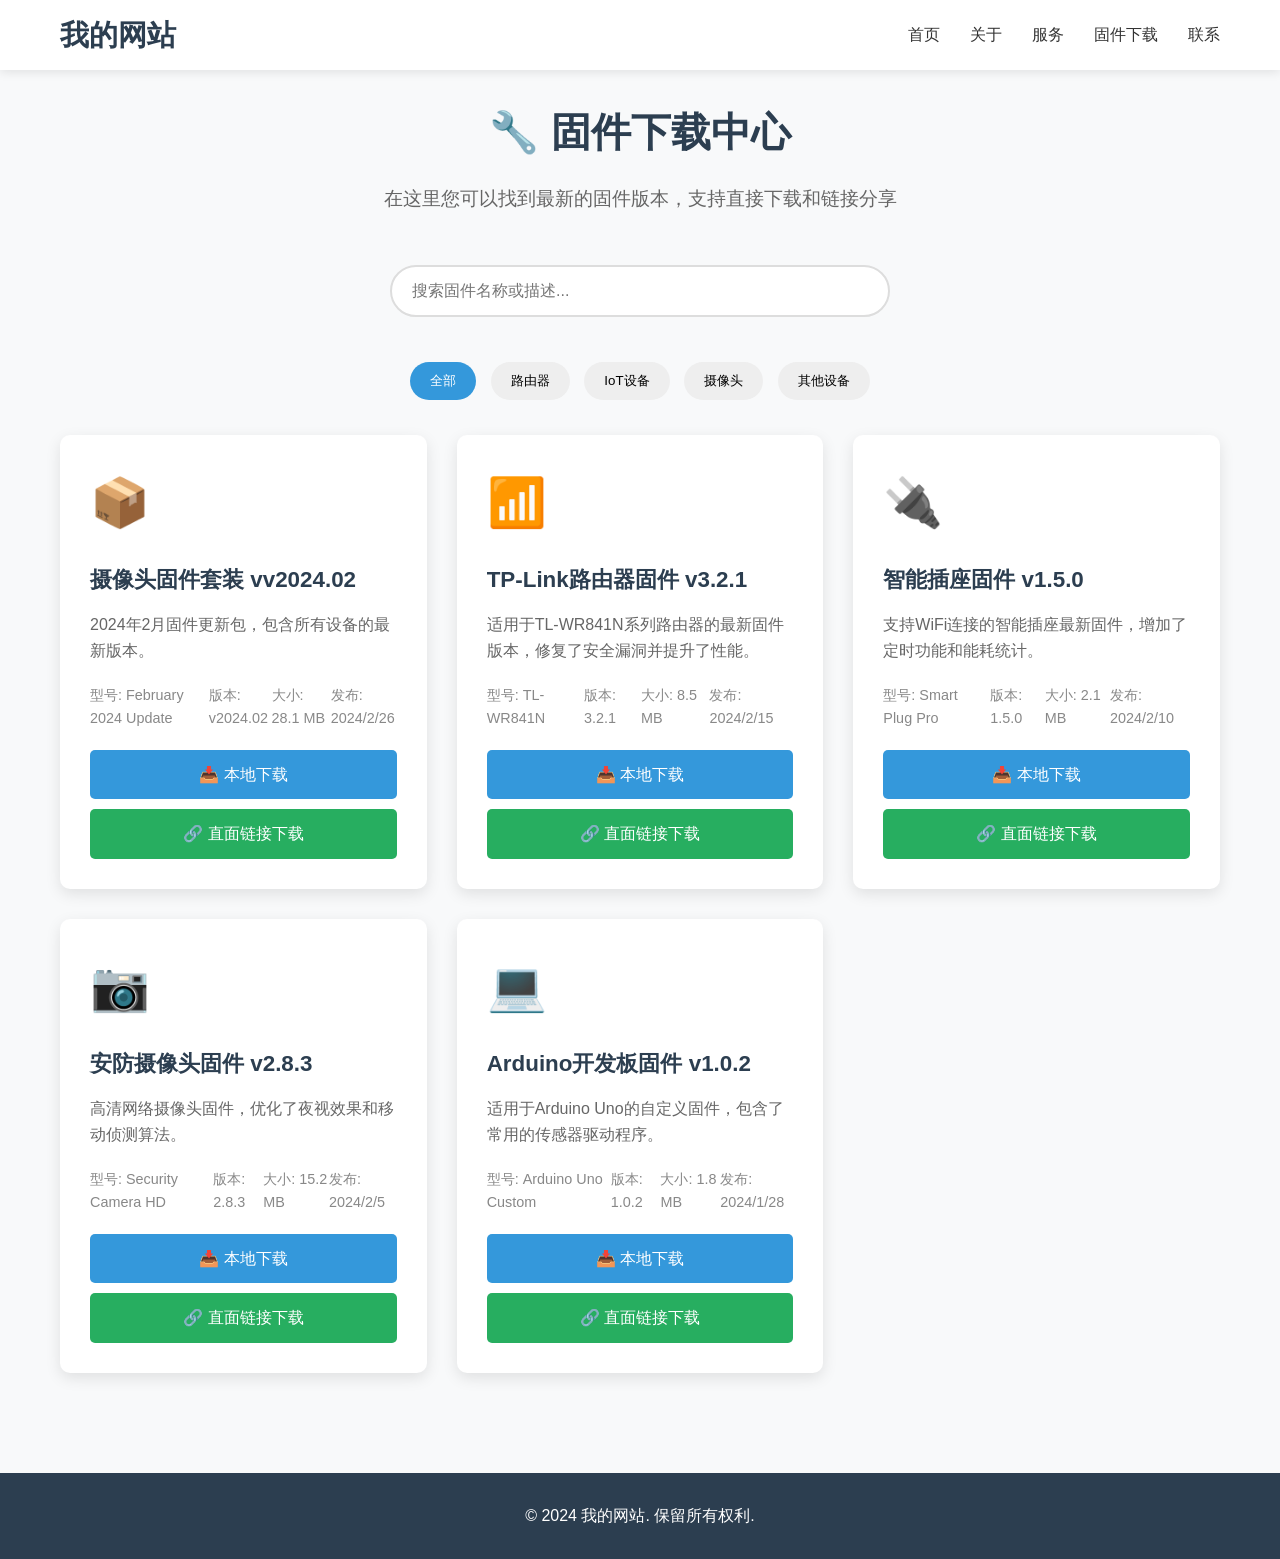
<file: firmware.html>
<!DOCTYPE html>
<html lang="zh-CN">
<head>
    <meta charset="UTF-8">
    <meta name="viewport" content="width=device-width, initial-scale=1.0">
    <title>固件下载中心 - 我的网站</title>
    <link rel="stylesheet" href="../css/style.css">
    <style>
        .firmware-section {
            padding: 100px 0;
            background: #f8f9fa;
        }
        
        .firmware-header {
            text-align: center;
            margin-bottom: 50px;
        }
        
        .firmware-header h1 {
            color: #2c3e50;
            font-size: 2.5rem;
            margin-bottom: 20px;
        }
        
        .firmware-header p {
            color: #666;
            font-size: 1.2rem;
            max-width: 600px;
            margin: 0 auto;
        }
        
        .firmware-grid {
            display: grid;
            grid-template-columns: repeat(auto-fit, minmax(350px, 1fr));
            gap: 30px;
            margin-top: 30px;
        }
        
        .firmware-card {
            background: white;
            border-radius: 10px;
            padding: 30px;
            box-shadow: 0 5px 15px rgba(0,0,0,0.1);
            transition: transform 0.3s ease, box-shadow 0.3s ease;
        }
        
        .firmware-card:hover {
            transform: translateY(-5px);
            box-shadow: 0 15px 30px rgba(0,0,0,0.15);
        }
        
        .firmware-icon {
            font-size: 3rem;
            margin-bottom: 20px;
            color: #3498db;
        }
        
        .firmware-card h3 {
            color: #2c3e50;
            margin-bottom: 15px;
            font-size: 1.4rem;
        }
        
        .firmware-info {
            color: #666;
            margin-bottom: 20px;
            line-height: 1.6;
        }
        
        .firmware-meta {
            display: flex;
            justify-content: space-between;
            margin-bottom: 20px;
            font-size: 0.9rem;
            color: #888;
        }
        
        .download-btn {
            display: inline-block;
            background: #3498db;
            color: white;
            padding: 12px 25px;
            text-decoration: none;
            border-radius: 5px;
            font-weight: 500;
            transition: background 0.3s ease;
            width: 100%;
            text-align: center;
        }
        
        .download-btn:hover {
            background: #2980b9;
            color: white;
        }
        
        .download-btn.direct {
            background: #27ae60;
            margin-top: 10px;
        }
        
        .download-btn.direct:hover {
            background: #219653;
        }
        
        .search-box {
            max-width: 500px;
            margin: 0 auto 40px;
            position: relative;
        }
        
        .search-box input {
            width: 100%;
            padding: 15px 20px;
            border: 2px solid #ddd;
            border-radius: 50px;
            font-size: 1rem;
            transition: border-color 0.3s ease;
        }
        
        .search-box input:focus {
            outline: none;
            border-color: #3498db;
        }
        
        .category-filter {
            text-align: center;
            margin-bottom: 30px;
        }
        
        .category-btn {
            background: #eee;
            border: none;
            padding: 10px 20px;
            margin: 5px;
            border-radius: 20px;
            cursor: pointer;
            transition: all 0.3s ease;
        }
        
        .category-btn.active {
            background: #3498db;
            color: white;
        }
        
        .no-results {
            text-align: center;
            padding: 50px;
            color: #666;
        }
        
        @media (max-width: 768px) {
            .firmware-grid {
                grid-template-columns: 1fr;
            }
            
            .firmware-meta {
                flex-direction: column;
                gap: 5px;
            }
        }
    </style>
</head>
<body>
    <header>
        <nav class="navbar">
            <div class="nav-container">
                <div class="logo">
                    <h1><a href="../index.html" style="text-decoration: none; color: inherit;">我的网站</a></h1>
                </div>
                <ul class="nav-menu">
                    <li><a href="index.html#home">首页</a></li>
                    <li><a href="index.html#about">关于</a></li>
                    <li><a href="index.html#services">服务</a></li>
                    <li><a href="firmware.html" class="active">固件下载</a></li>
                    <li><a href="index.html#contact">联系</a></li>
                </ul>
                <div class="hamburger">
                    <span></span>
                    <span></span>
                    <span></span>
                </div>
            </div>
        </nav>
    </header>

    <main>
        <section class="firmware-section">
            <div class="container">
                <div class="firmware-header">
                    <h1>🔧 固件下载中心</h1>
                    <p>在这里您可以找到最新的固件版本，支持直接下载和链接分享</p>
                </div>
                
                <div class="search-box">
                    <input type="text" id="searchInput" placeholder="搜索固件名称或描述...">
                </div>
                
                <div class="category-filter">
                    <button class="category-btn active" data-category="all">全部</button>
                    <button class="category-btn" data-category="router">路由器</button>
                    <button class="category-btn" data-category="iot">IoT设备</button>
                    <button class="category-btn" data-category="camera">摄像头</button>
                    <button class="category-btn" data-category="other">其他设备</button>
                </div>
                
                <div class="firmware-grid" id="firmwareGrid">
                    <!-- 固件卡片将通过JavaScript动态生成 -->
                </div>
            </div>
        </section>
    </main>

    <footer>
        <div class="container">
            <p>&copy; 2024 我的网站. 保留所有权利.</p>
        </div>
    </footer>

    <script src="../js/firmware.js"></script>
</body>
</html>
</file>
<file: css/style.css>
/* 重置样式 */
* {
    margin: 0;
    padding: 0;
    box-sizing: border-box;
}

body {
    font-family: 'Arial', sans-serif;
    line-height: 1.6;
    color: #333;
}

.container {
    max-width: 1200px;
    margin: 0 auto;
    padding: 0 20px;
}

/* 导航栏样式 */
.navbar {
    background: #fff;
    box-shadow: 0 2px 10px rgba(0,0,0,0.1);
    position: fixed;
    width: 100%;
    top: 0;
    z-index: 1000;
}

.nav-container {
    max-width: 1200px;
    margin: 0 auto;
    padding: 0 20px;
    display: flex;
    justify-content: space-between;
    align-items: center;
    height: 70px;
}

.logo h1 {
    color: #2c3e50;
    font-size: 1.8rem;
}

.nav-menu {
    display: flex;
    list-style: none;
    gap: 30px;
}

.nav-menu a {
    text-decoration: none;
    color: #333;
    font-weight: 500;
    transition: color 0.3s ease;
}

.nav-menu a:hover {
    color: #3498db;
}

.hamburger {
    display: none;
    flex-direction: column;
    cursor: pointer;
}

.hamburger span {
    width: 25px;
    height: 3px;
    background: #333;
    margin: 3px 0;
    transition: 0.3s;
}

/* 英雄区域 */
.hero {
    height: 100vh;
    background: linear-gradient(135deg, #667eea 0%, #764ba2 100%);
    display: flex;
    align-items: center;
    justify-content: center;
    text-align: center;
    color: white;
    margin-top: 70px;
}

.hero-content h1 {
    font-size: 3.5rem;
    margin-bottom: 20px;
    animation: fadeInUp 1s ease;
}

.hero-content p {
    font-size: 1.2rem;
    margin-bottom: 30px;
    animation: fadeInUp 1s ease 0.2s both;
}

.cta-button {
    background: #fff;
    color: #667eea;
    border: none;
    padding: 15px 30px;
    font-size: 1.1rem;
    border-radius: 50px;
    cursor: pointer;
    transition: transform 0.3s ease;
    animation: fadeInUp 1s ease 0.4s both;
}

.cta-button:hover {
    transform: translateY(-3px);
    box-shadow: 0 10px 20px rgba(0,0,0,0.2);
}

/* 关于我们 */
.about {
    padding: 100px 0;
    background: #f8f9fa;
}

.about h2 {
    text-align: center;
    font-size: 2.5rem;
    margin-bottom: 50px;
    color: #2c3e50;
}

.about-content {
    display: grid;
    grid-template-columns: 1fr 1fr;
    gap: 50px;
    align-items: center;
}

.about-text p {
    font-size: 1.1rem;
    margin-bottom: 20px;
    color: #555;
}

/* 服务区域 */
.services {
    padding: 100px 0;
}

.services h2 {
    text-align: center;
    font-size: 2.5rem;
    margin-bottom: 50px;
    color: #2c3e50;
}

.services-grid {
    display: grid;
    grid-template-columns: repeat(auto-fit, minmax(300px, 1fr));
    gap: 30px;
}

.service-card {
    background: white;
    padding: 30px;
    border-radius: 10px;
    box-shadow: 0 5px 15px rgba(0,0,0,0.1);
    text-align: center;
    transition: transform 0.3s ease;
}

.service-card:hover {
    transform: translateY(-10px);
}

.service-card h3 {
    color: #2c3e50;
    margin-bottom: 15px;
    font-size: 1.5rem;
}

/* 联系区域 */
.contact {
    padding: 100px 0;
    background: #f8f9fa;
}

.contact h2 {
    text-align: center;
    font-size: 2.5rem;
    margin-bottom: 50px;
    color: #2c3e50;
}

.contact-form {
    max-width: 600px;
    margin: 0 auto;
}

.form-group {
    margin-bottom: 20px;
}

.form-group input,
.form-group textarea {
    width: 100%;
    padding: 15px;
    border: 1px solid #ddd;
    border-radius: 5px;
    font-size: 1rem;
    transition: border-color 0.3s ease;
}

.form-group input:focus,
.form-group textarea:focus {
    outline: none;
    border-color: #3498db;
}

.submit-button {
    background: #3498db;
    color: white;
    border: none;
    padding: 15px 30px;
    font-size: 1.1rem;
    border-radius: 5px;
    cursor: pointer;
    width: 100%;
    transition: background 0.3s ease;
}

.submit-button:hover {
    background: #2980b9;
}

/* 页脚 */
footer {
    background: #2c3e50;
    color: white;
    text-align: center;
    padding: 30px 0;
}

/* 动画 */
@keyframes fadeInUp {
    from {
        opacity: 0;
        transform: translateY(30px);
    }
    to {
        opacity: 1;
        transform: translateY(0);
    }
}

/* 响应式设计 */
@media (max-width: 768px) {
    .hamburger {
        display: flex;
    }
    
    .nav-menu {
        position: fixed;
        left: -100%;
        top: 70px;
        flex-direction: column;
        background-color: white;
        width: 100%;
        text-align: center;
        transition: 0.3s;
        box-shadow: 0 10px 27px rgba(0,0,0,0.05);
        padding: 20px 0;
    }
    
    .nav-menu.active {
        left: 0;
    }
    
    .hero-content h1 {
        font-size: 2.5rem;
    }
    
    .about-content {
        grid-template-columns: 1fr;
        gap: 30px;
    }
    
    .services-grid {
        grid-template-columns: 1fr;
    }
}
</file>
